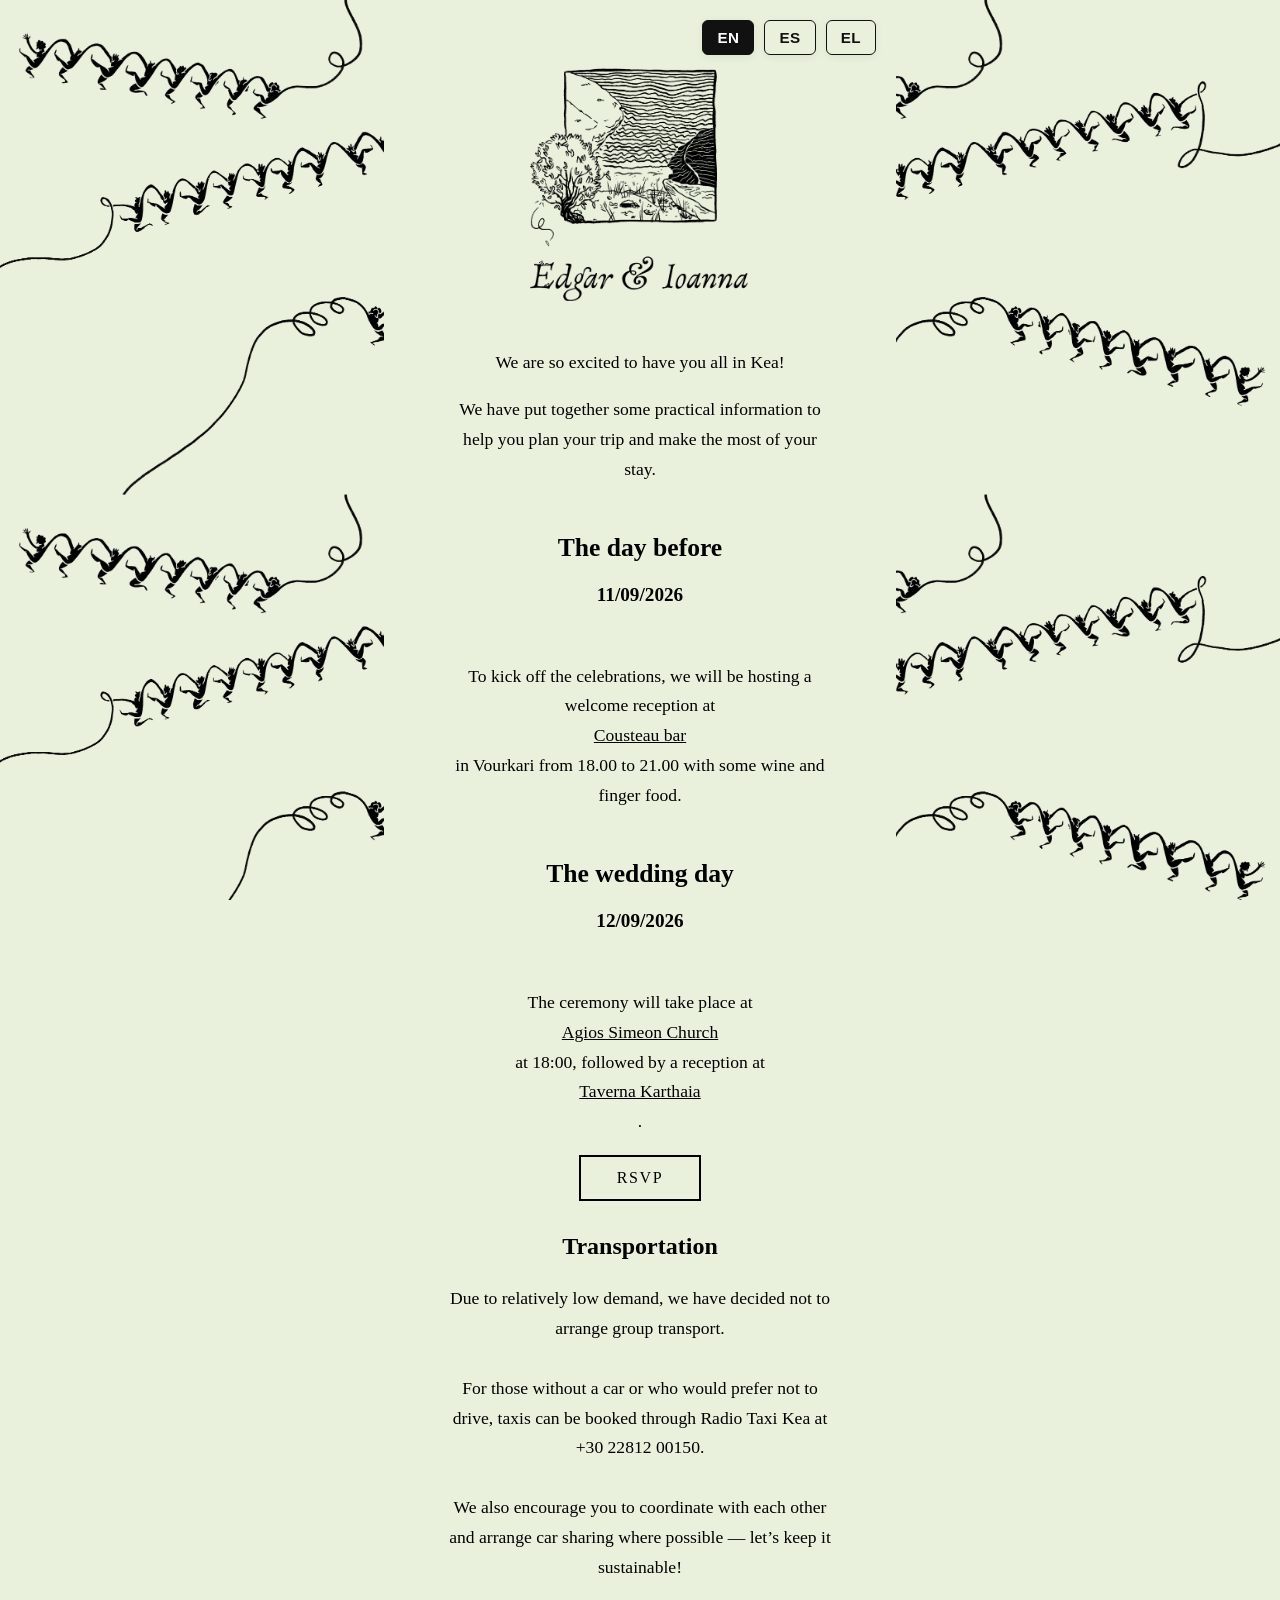
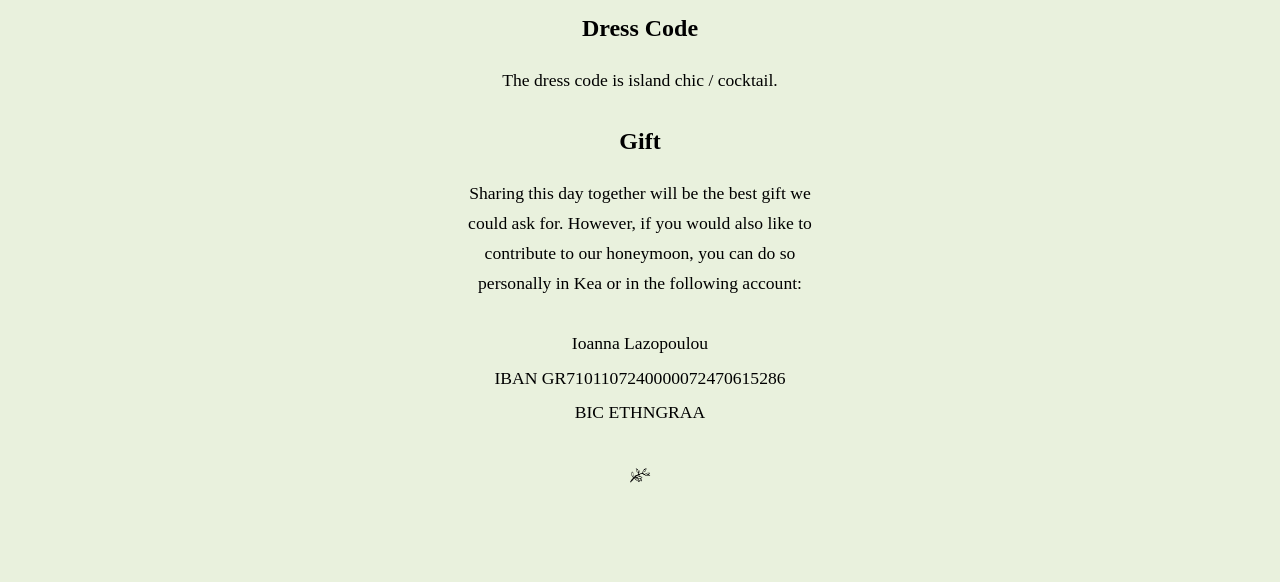
<file: index.html>
<!DOCTYPE html>
<html lang="en">
<head>
    <meta charset="UTF-8">
    <meta name="viewport" content="width=device-width, initial-scale=1.0">
    <title>Edgar & Ioanna</title>

    <link rel="stylesheet" href="styles/style.css">
    <script src="js/translations.js"></script>
    <script defer>
window.addEventListener("scroll", function () {

    const scrollPosition = window.scrollY + window.innerHeight;
    const pageHeight = document.documentElement.scrollHeight;

    const button = document.querySelector(".popup-button");

    if (scrollPosition >= pageHeight - 10) {
        button.classList.add("show");
    } else {
        button.classList.remove("show");
    }

});
    </script>
</head>
<body>
    <header class="mobile-header">
        <img src="assets/banner.png" alt="Banner">
    </header>

    <main class="container">
        <section class="hero">
            <div class="lang-switcher">
                <button class="lang-btn active" data-lang="en" onclick="setLanguage('en')">EN</button>
                <button class="lang-btn" data-lang="es" onclick="setLanguage('es')">ES</button>
                <button class="lang-btn" data-lang="el" onclick="setLanguage('el')">EL</button>
            </div>

            <img src="assets/header.png" alt="Header Image" class="header-image">

            <p data-i18n="excitedMessage">We are so excited to have you all in Kea! 
            <br><br>
            </p>
            <p data-i18n="practicalInfo">We have put together some practical information to help you plan your trip and make the most of your stay.
            </p>
            <div class="title-row">
                <h2 data-i18n="theDayBefore">The day before</h2>
                <h4 class="date">11/09/2026</h4>
            </div>
            <p>
                <span data-i18n="welcomeReceptionBefore">To kick off the celebrations, we will be hosting a welcome reception at</span>
                <a href="https://maps.app.goo.gl/KAAcCJfEGHhrzFNV6" target="_blank">Cousteau bar</a>
                <span data-i18n="welcomeReceptionAfter">in Vourkari from 18.00 to 21.00 with some wine and finger food.</span>
            </p>
            <div class="title-row">
                <h2 data-i18n="theWeddingDay">The wedding day</h2>
                <h4 class="date">12/09/2026</h4>
            </div>
            <p>
                <span data-i18n="ceremonyBefore">The ceremony will take place at</span>
                <a href="https://maps.app.goo.gl/FJZuu7cGDLbFJPAe7" target="_blank">Agios Simeon Church</a>
                <span data-i18n="ceremonyMiddle">at 18:00, followed by a reception at</span>
                <a href="https://maps.app.goo.gl/28tjYnQZ8JRuFXi78" target="_blank">Taverna Karthaia</a>
                <span data-i18n="ceremonyAfter">.</span>
            </p>

            <div class="button-container">
                <a href="https://forms.gle/uqE9yWULnbHLfWgb8" class="rsvp-button" data-i18n="rsvp" target="_blank">RSVP</a>
            </div>

            <h3 data-i18n="transportation">Transportation</h3>
            <p data-i18n="transportationDesc">
                Due to relatively low demand, we have decided not to arrange group transport.

                For those without a car or who would prefer not to drive, taxis can be booked through Radio Taxi Kea at +30 22812 00150.

                We also encourage you to coordinate with each other and arrange car sharing where possible — let’s keep it sustainable!
            </p>
            <h3 data-i18n="dressCode">Dress Code</h3>
            <p data-i18n="dressCodeDesc">
                The dress code is island chic / cocktail.
            </p>
            <h3 data-i18n="gift">Gift</h3>
            <p data-i18n="giftDesc">
                Sharing this day together will be the best gift we can have. However, if you would also like to contribute to our honeymoon, you can do so personally in Kea or in the following account:
            </p>
            <div class="wedding-gift">
                <p><span data-i18n="giftNames">Ioanna Lazopoulou & Edgar Perez Campos</span></p>
                <p><span data-i18n="giftIban">IBAN LT293250036041467569</span></p>
                <p><span data-i18n="giftBic">BIC REVOLT21</span></p>
            </div>

            <img src="assets/footer.png" alt="Footer Image" class="footer-image">
        </section>

        <div class="popup-button">
            <a href="practical.html" data-i18n="planYourTrip">
                Plan your trip!
            </a>
        </div>
    </main>
    <div class="page-overlay"></div>
</body>
</html>
</file>
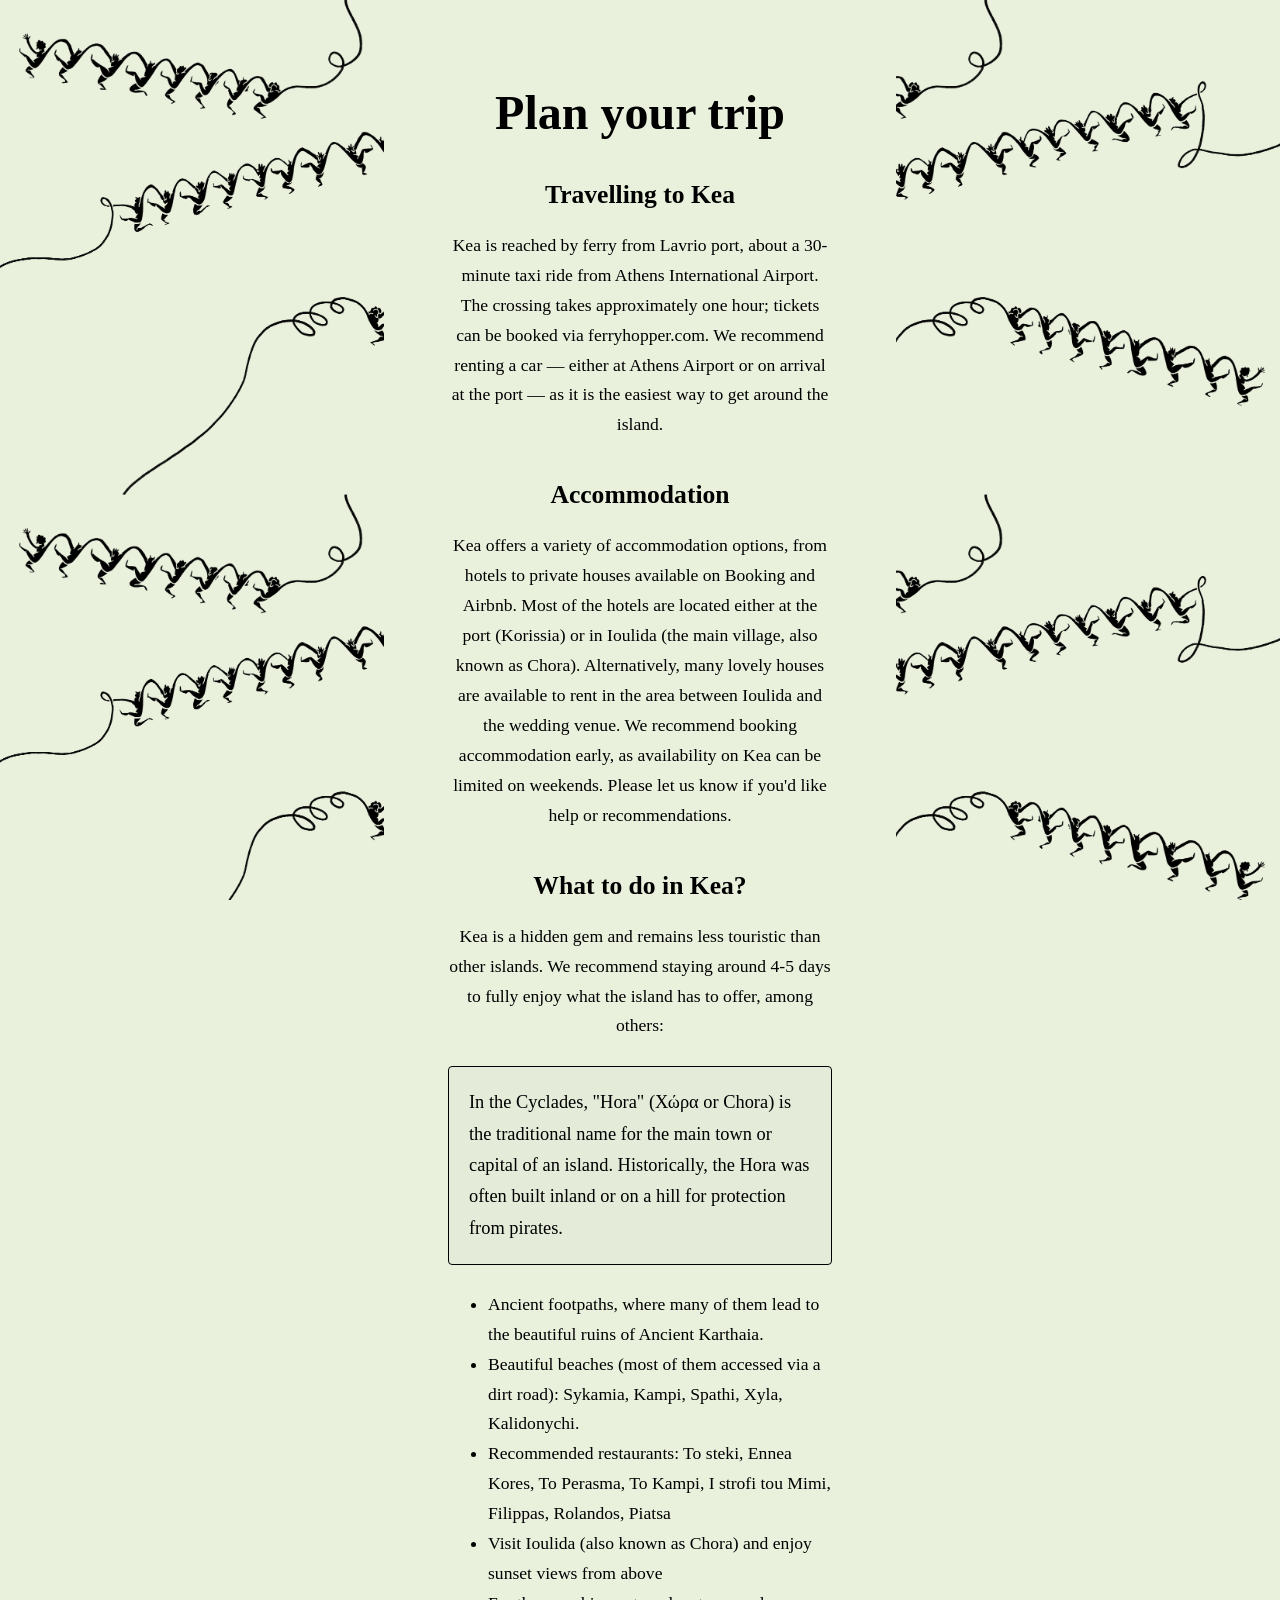
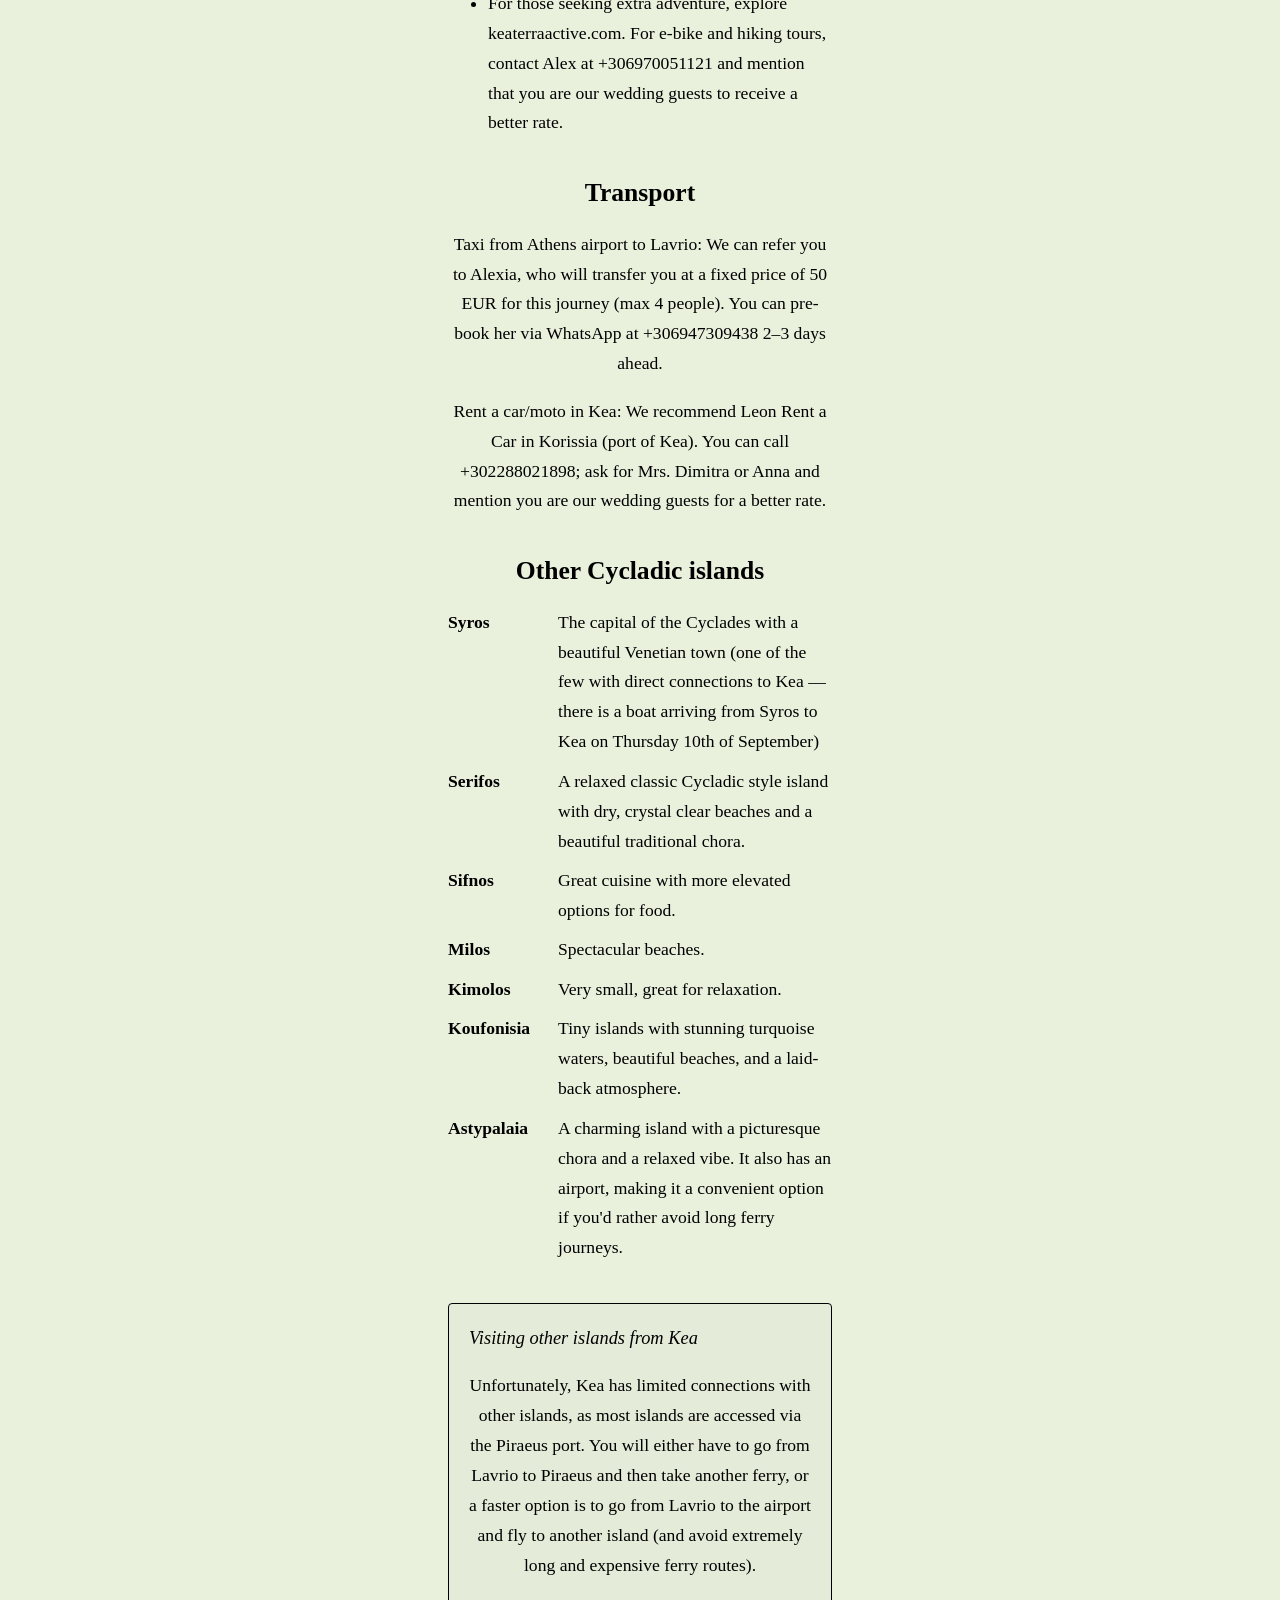
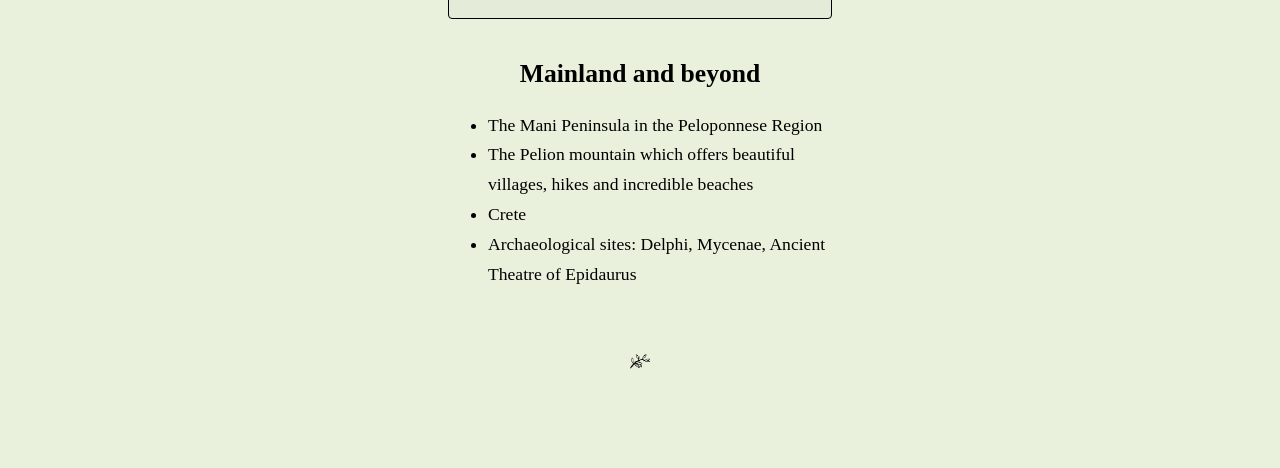
<file: practical.html>
<!DOCTYPE html>
<html lang="en">
<head>
    <meta charset="UTF-8">
    <meta name="viewport" content="width=device-width, initial-scale=1.0">
    <title>Help to plan your trip</title>

    <link rel="stylesheet" href="styles/style.css">
    <script src="js/translations.js"></script>
</head>
<body>
    <main class="container">
        <section class="hero">

            <h1 data-i18n="planYourTripTitle">Plan your trip</h1>

            <div class="info-section">
                <h2 data-i18n="travellingToKea">Travelling to Kea</h2>
                <p data-i18n="travellingDesc">
                    Kea is reached by ferry from Lavrio port, about a 30-minute taxi ride from Athens International Airport. The crossing takes approximately one hour; tickets can be booked via ferryhopper.com. We recommend renting a car — either at Athens Airport or on arrival at the port — as it is the easiest way to get around the island.
                </p>
            </div>

            <div class="info-section">
                <h2 data-i18n="accommodation">Accommodation</h2>
                <p data-i18n="accommodationDesc">
                    Kea offers a variety of accommodation options, from hotels to private houses available on Booking and Airbnb. Most of the hotels are located either at the port (Korissia) or in Ioulida (the main village, also known as Chora). Alternatively, many lovely houses are available to rent in the area between Ioulida and the wedding venue. We recommend booking accommodation early, as availability on Kea can be limited on weekends. Please let us know if you'd like help or recommendations.
                </p>
            </div>

            <div class="info-section">
                <h2 data-i18n="whatToDoInKea">What to do in Kea?</h2>
                <p data-i18n="whatToDoDesc">
                    Kea is a hidden gem and remains less touristic than other islands. We recommend staying around 4-5 days to fully enjoy what the island has to offer, among others:
                </p>
                <div class="remark-box" data-i18n="horaExplanation">
                    In the Cyclades, "Hora" (Χώρα or Chora) is the traditional name for the main town or capital of an island. Historically, the Hora was often built inland or on a hill for protection from pirates.
                </div>
                <ul>
                    <li data-i18n="ancientFootpaths">Ancient footpaths, where many of them lead to the beautiful ruins of Ancient Karthaia.</li>
                    <li data-i18n="beaches">Beautiful beaches (most of them accessed via a dirt road): Sykamia, Kampi, Spathi, Xyla, Kalidonychi.</li>
                    <li data-i18n="restaurants">Recommended restaurants: To steki, Ennea Kores, To Perasma, To Kampi, I strofi tou Mimi, Filippas, Rolandos, Piatsa</li>
                    <li data-i18n="ioulida">Visit Ioulida (also known as Chora) and enjoy sunset views from above</li>
                    <li data-i18n="adventure">For those seeking extra adventure, explore keaterraactive.com. For e-bike and hiking tours, contact Alex at +306970051121 and mention that you are our wedding guests to receive a better rate.</li>
                </ul>
            </div>

            <div class="info-section">
                <h2 data-i18n="transport">Transport</h2>
                <p data-i18n="taxiAthens">
                    Taxi from Athens airport to Lavrio: We can refer you to Alexia, who will transfer you at a fixed price of 50 EUR for this journey (max 4 people). You can pre-book her via WhatsApp at +306947309438 2–3 days ahead.
                </p>
                <p data-i18n="rentCar">
                    Rent a car/moto in Kea: We recommend Leon Rent a Car in Korissia (port of Kea). You can call +302288021898; ask for Mrs. Dimitra or Anna and mention you are our wedding guests for a better rate.
                </p>
            </div>

            <div class="info-section">
                <h2 data-i18n="otherCycladic">Other Cycladic islands</h2>
                <div class="island-grid">
                    <span class="island-name">Syros</span>
                    <span data-i18n="syros">The capital of the Cyclades with a beautiful Venetian town (one of the few with direct connections to Kea — there is a boat arriving from Syros to Kea on Thursday 10th of September)</span>
                    <span class="island-name">Serifos</span>
                    <span data-i18n="serifos">A relaxed classic Cycladic style island with dry, crystal clear beaches and a beautiful traditional chora.</span>
                    <span class="island-name">Sifnos</span>
                    <span data-i18n="sifnos">Great cuisine with more elevated options for food.</span>
                    <span class="island-name">Milos</span>
                    <span data-i18n="milos">Spectacular beaches.</span>
                    <span class="island-name">Kimolos</span>
                    <span data-i18n="kimolos">Very small, great for relaxation.</span>
                    <span class="island-name">Koufonisia</span>
                    <span data-i18n="koufonisia">Tiny islands with stunning turquoise waters, beautiful beaches, and a laid-back atmosphere.</span>
                    <span class="island-name">Astypalaia</span>
                    <span data-i18n="astypalaia">A charming island with a picturesque chora and a relaxed vibe. It also has an airport, making it a convenient option if you'd rather avoid long ferry journeys.</span>
                </div>
            </div>

            <div class="info-section">
                <div class="remark-box">
                    <div class="remark-box-title" data-i18n="visitingOtherIslands">Visiting other islands from Kéa</div>
                    <p data-i18n="visitingOtherNoteText">
                        Unfortunately, Kea has limited connections with other islands, as most islands are accessed via the Piraeus port. You will either have to go from Lavrio to Piraeus and then take another ferry, or a faster option is to go from Lavrio to the airport and fly to another island (and avoid extremely long and expensive ferry routes).
                    </p>
                </div>
            </div>

            <div class="info-section">
                <h2 data-i18n="mainlandBeyond">Mainland and beyond</h2>
                <ul>
                    <li data-i18n="mani">The Mani Peninsula in the Peloponnese Region</li>
                    <li data-i18n="pelion">The Pelion mountain which offers beautiful villages, hikes and incredible beaches</li>
                    <li data-i18n="crete">Crete</li>
                    <li data-i18n="archaeological">Archaeological sites: Delphi, Mycenae, Ancient Theatre of Epidaurus</li>
                </ul>
            </div>

            <img src="assets/footer.png" alt="Footer Image" class="footer-image">
            <div class="popup-button">
                <a href="index.html" data-i18n="theEvent">The Event</a>
            </div>

        </section>

    </main>
    <div class="page-overlay"></div>
    <script>
        window.addEventListener("scroll", function () {
            const scrollPosition = window.scrollY + window.innerHeight;
            const pageHeight = document.documentElement.scrollHeight;
            const button = document.querySelector(".popup-button");

            if (!button) return;

            if (scrollPosition >= pageHeight - 10) {
                button.classList.add("show");
            } else {
                button.classList.remove("show");
            }
        });
    </script>
</body>
</html>
</file>
<file: styles/style.css>
:root {
    --main-color:#06c;
    --background-color:rgb(233, 241, 221);
}

body {
    background: var(--background-color);
    font-family: "Georgia", "Times New Roman", Times, serif;
    margin: 0;
}

a {
    color: black;
    text-decoration: underline;
    text-decoration-thickness: 1px;
}

a:hover {
    text-decoration: underline;
    text-decoration-style: wavy;
}


.container {
    display: grid;
    grid-template-columns: 30% 40% 30%;
    min-height: 100vh;
    width: 100%;
    text-align: center;
}

.mobile-header {
    display: none;
}

.header-image {
    width: 70%;
    height: auto;
    display: block;
    margin: 0 auto 2rem auto;
}

.footer-image {
    width: 30%;
    height: auto;
    display: block;
    margin: 0 auto 2rem auto;
}

.hero {
    grid-column: 2;
    background-color: var(--background-color);
    padding: 5vh 5vw;
}

.hero h1 {
    font-size: 3rem;
}

p {
  font-size: 1.1rem;
  white-space: pre-line;
}

.hero p,
.info-section p {
    text-align: center;
    line-height: 1.7;
}

.info-section {
    margin-bottom: 2.5rem;
}

.info-section ul {
    display: inline-block;
    text-align: left;
    line-height: 1.7;
    margin: 0 auto;
}

.info-section ul li {
    font-family: inherit;
    font-size: 1.1rem;
    line-height: 1.7;
}

.island-grid {
    display: grid;
    grid-template-columns: minmax(90px, auto) 1fr;
    gap: 0.6rem 1.25rem;
    text-align: left;
    width: 100%;
    max-width: 720px;
    margin: 0 auto;
    align-items: start;
}

.island-name {
    font-family: inherit;
    font-weight: 700;
    white-space: nowrap;
    font-size: 1.1rem;
    line-height: 1.7;
}

.island-grid > span:last-child,
.island-grid > span:nth-child(2n) {
    font-family: inherit;
    font-size: 1.1rem;
    line-height: 1.7;
}


.popup-button {
    position: fixed;
    bottom: 30px;
    left: 50%;
    transform: translateX(-50%) scale(0.8);
    opacity: 0;
    pointer-events: none;

    transition: 0.3s ease;

    display: inline-block;
    padding: 14px 32px;
    border-radius: 0; /* keeps it sharp */

    border: 2px solid;
    background: transparent;
    text-decoration: none;
    letter-spacing: 0.1em;
    text-transform: uppercase;

}

/* when visible */
.popup-button.show {
    opacity: 1;
    transform: translateX(-50%) scale(1);
    pointer-events: auto;
}

.title-row {
    display: block;
    gap: 1rem;
    width: 100%;
    margin-top: 3rem;
    margin-bottom: 1rem;
}

.hero h2 {
    font-size: 1.6rem;
}

.hero h3 {
    font-size: 1.5rem;
    margin-top: 2rem;
}

.title {
    flex: 1;
    margin: 0;
}

.date {
    flex-shrink: 0;
    margin-top: 0;
    white-space: nowrap;
    padding-top: 0;
    font-size: 1.2rem;
    
}

.wedding-gift {
    display: block;
    width: 100%;
    margin: 0 0 1rem 0;
    padding-top: 0.5rem;
}

.wedding-gift p {
    margin: 0.3rem 0;
    font-size: 1.1rem;
    line-height: 1.7;
}

.remark-left-border {
    border-left: 2px solid #000000;
    padding-left: 15px;
    margin: 20px 0;
    font-style: italic;
    color: #000000;
}

.remark-box {
    border: 1px solid #000000;
    padding: 20px;
    margin: 25px 0;
    border-radius: 4px;
    background-color: rgba(0, 0, 0, 0.02);
    text-align: left;
    font-family: inherit;
    font-size: 1.15rem;
    line-height: 1.7;
}

.remark-box-title {
    font-style: italic;
    font-size: 1.15rem;
    line-height: 1.6;
    margin-bottom: 0.85rem;
    color: #000000;
}

.remark-box h4 {
    margin-top: 0;
    margin-bottom: 10px;
    font-family: inherit;
    font-weight: bold;
    color: #000000;
}

.page-overlay {
    position: fixed;
    inset: 0;

    background-color:  var(--background-color);
    background-image: url("../assets/senyors.png");
    background-size: 50%;   /* smaller image */
    opacity: 1;

    pointer-events: none;
    z-index: -1;
}

.rsvp-button {
    display: inline-block;
    padding: 12px 36px;
    border: 2px solid;
    background: transparent;
    text-decoration: none;
    letter-spacing: 0.1em;
    text-transform: uppercase;
    transition: all 0.3s ease;
}

/* Language Switcher */
.hero {
    position: relative;
}

.lang-switcher {
    position: absolute;
    top: 20px;
    right: 20px;
    display: flex;
    gap: 10px;
    z-index: 10;
    flex-wrap: wrap;
}

.lang-btn {
    padding: 8px 14px;
    border: 1px solid #111111;
    background: transparent;
    color: #111111;
    cursor: pointer;
    font-size: 0.95rem;
    font-weight: 600;
    letter-spacing: 0.03em;
    transition: all 0.25s ease;
    border-radius: 6px;
    min-width: 46px;
    box-shadow: 0 2px 8px rgba(0, 0, 0, 0.06);
}

.lang-btn:hover,
.lang-btn.active {
    background-color: #111111;
    color: white;
    border-color: #111111;
}

@media (max-width: 720px) {
    .lang-switcher {
        position: static;
        width: 100%;
        justify-content: center;
        margin: 0 0 1rem;
        padding: 0 0 10px;
    }

    .lang-btn {
        flex: 1 1 30%;
        max-width: 90px;
    }
}



@media (orientation: portrait) {

    .mobile-header {
        background-color: var(--background-color);
        display: block;
        height: 8vh;
        text-align: center;
    }

    .mobile-header img {
        width: 100%;
        height: auto;
        display: block;
    }
    .container {
        grid-template-columns: 1fr;
    }
    .hero {
       grid-column: 1;
       padding: 3vh 5vw;

    }

    .header-image {
        width: 70%;
    }

    .footer-image {
        width: 60%;
    }

    .lang-switcher {
        top: 10px;
        right: 10px;
        gap: 5px;
    }

    .lang-btn {
        padding: 6px 10px;
        font-size: 0.8rem;
    }
}

@media (max-width: 768px) {
    /* 1. Force the main container to take up the full phone width */
    main, .container {
        width: 90% !important;
        padding: 10px;
        margin: 0 auto;
    }

    /* Hide side decoration overlays / repeating frames on mobile */
    .page-overlay {
        display: none !important;
    }

    /* 2. Stack any multi-column layouts into a clean vertical list */
    .row, .flex-container {
        flex-direction: column;
    }

    /* 3. Scale down overly large headings so they don't wrap awkwardly */
    h1 {
        font-size: 2rem !important;
    }
    h2 {
        font-size: 1.6rem !important;
    }

    /* 4. Ensure images don't spill off the edge of the glass */
    img {
        max-width: 100%;
        height: auto;
    }

    /* Pushes the button box down cleanly only on mobile screens */
    .footer-image {
        margin-bottom: 50px !important;
    }
    
    .popup-button {
        margin-top: 40px !important;
    }
}
</file>
